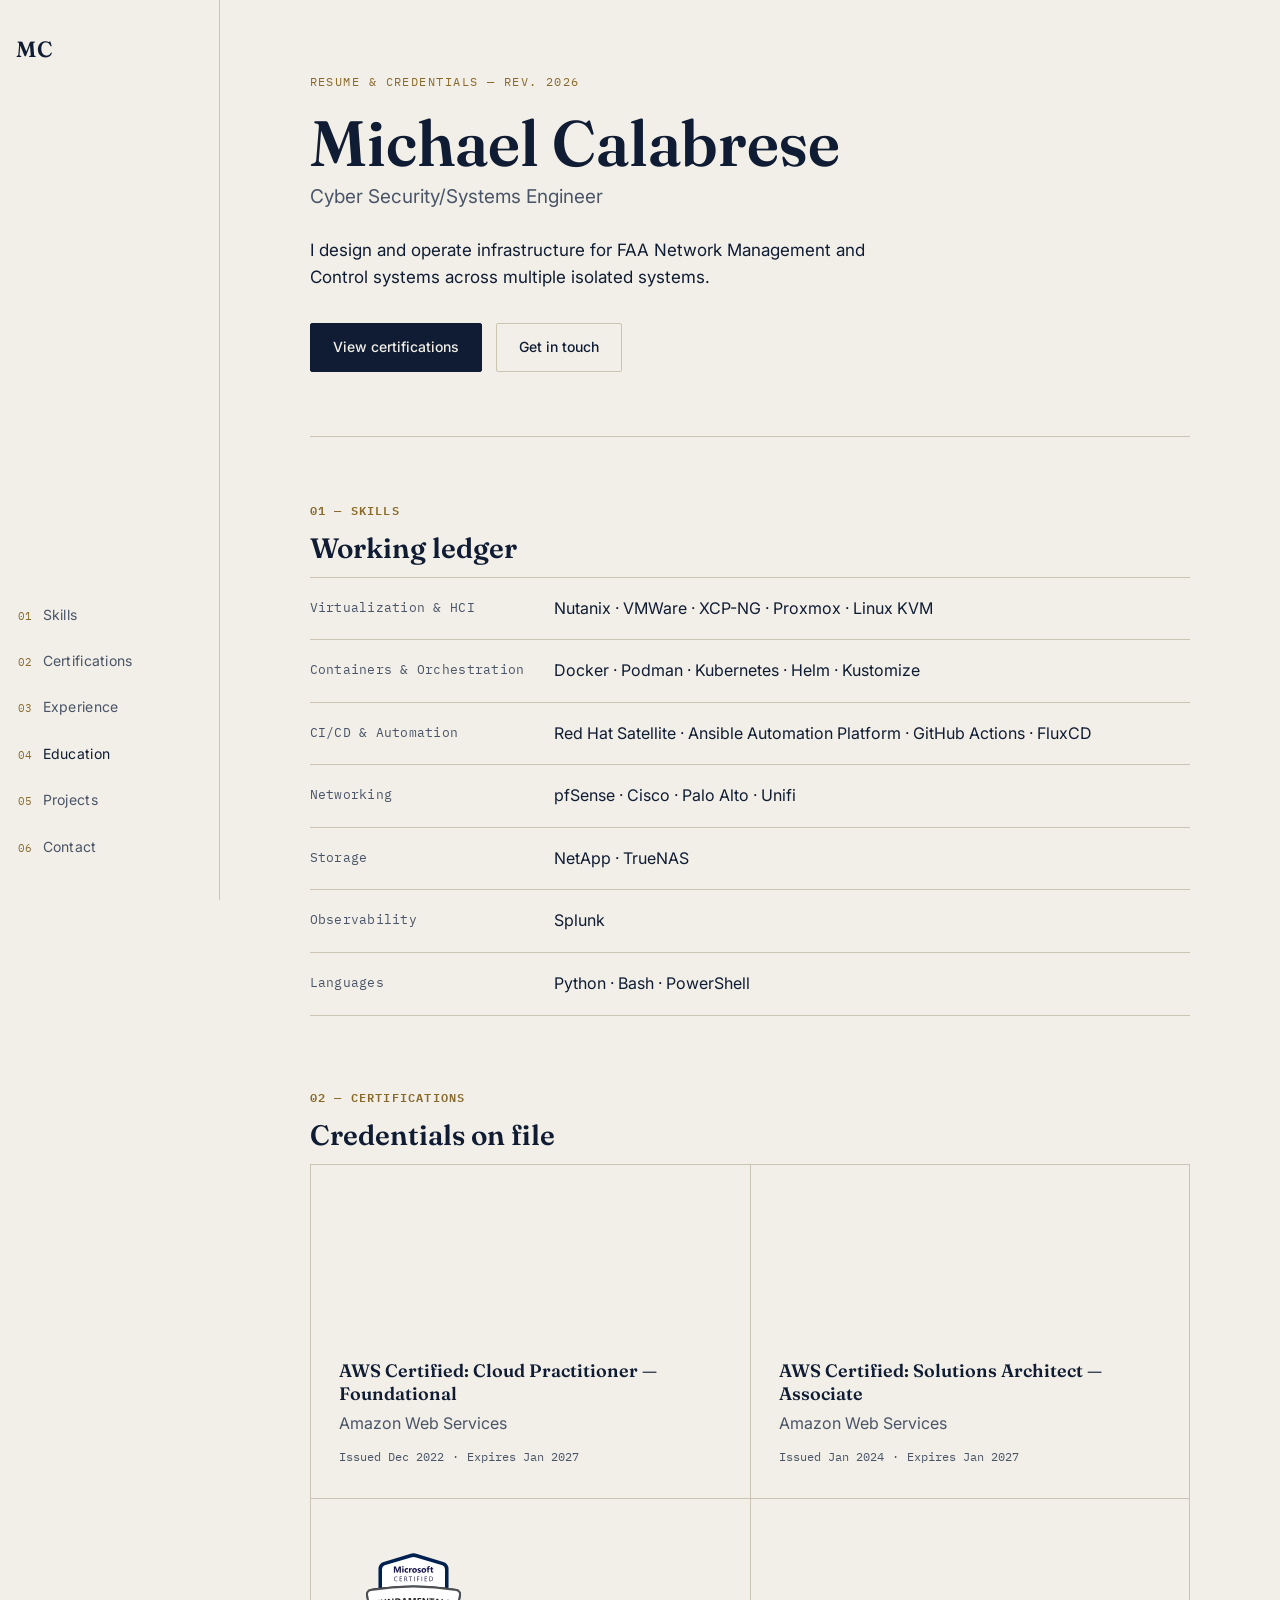
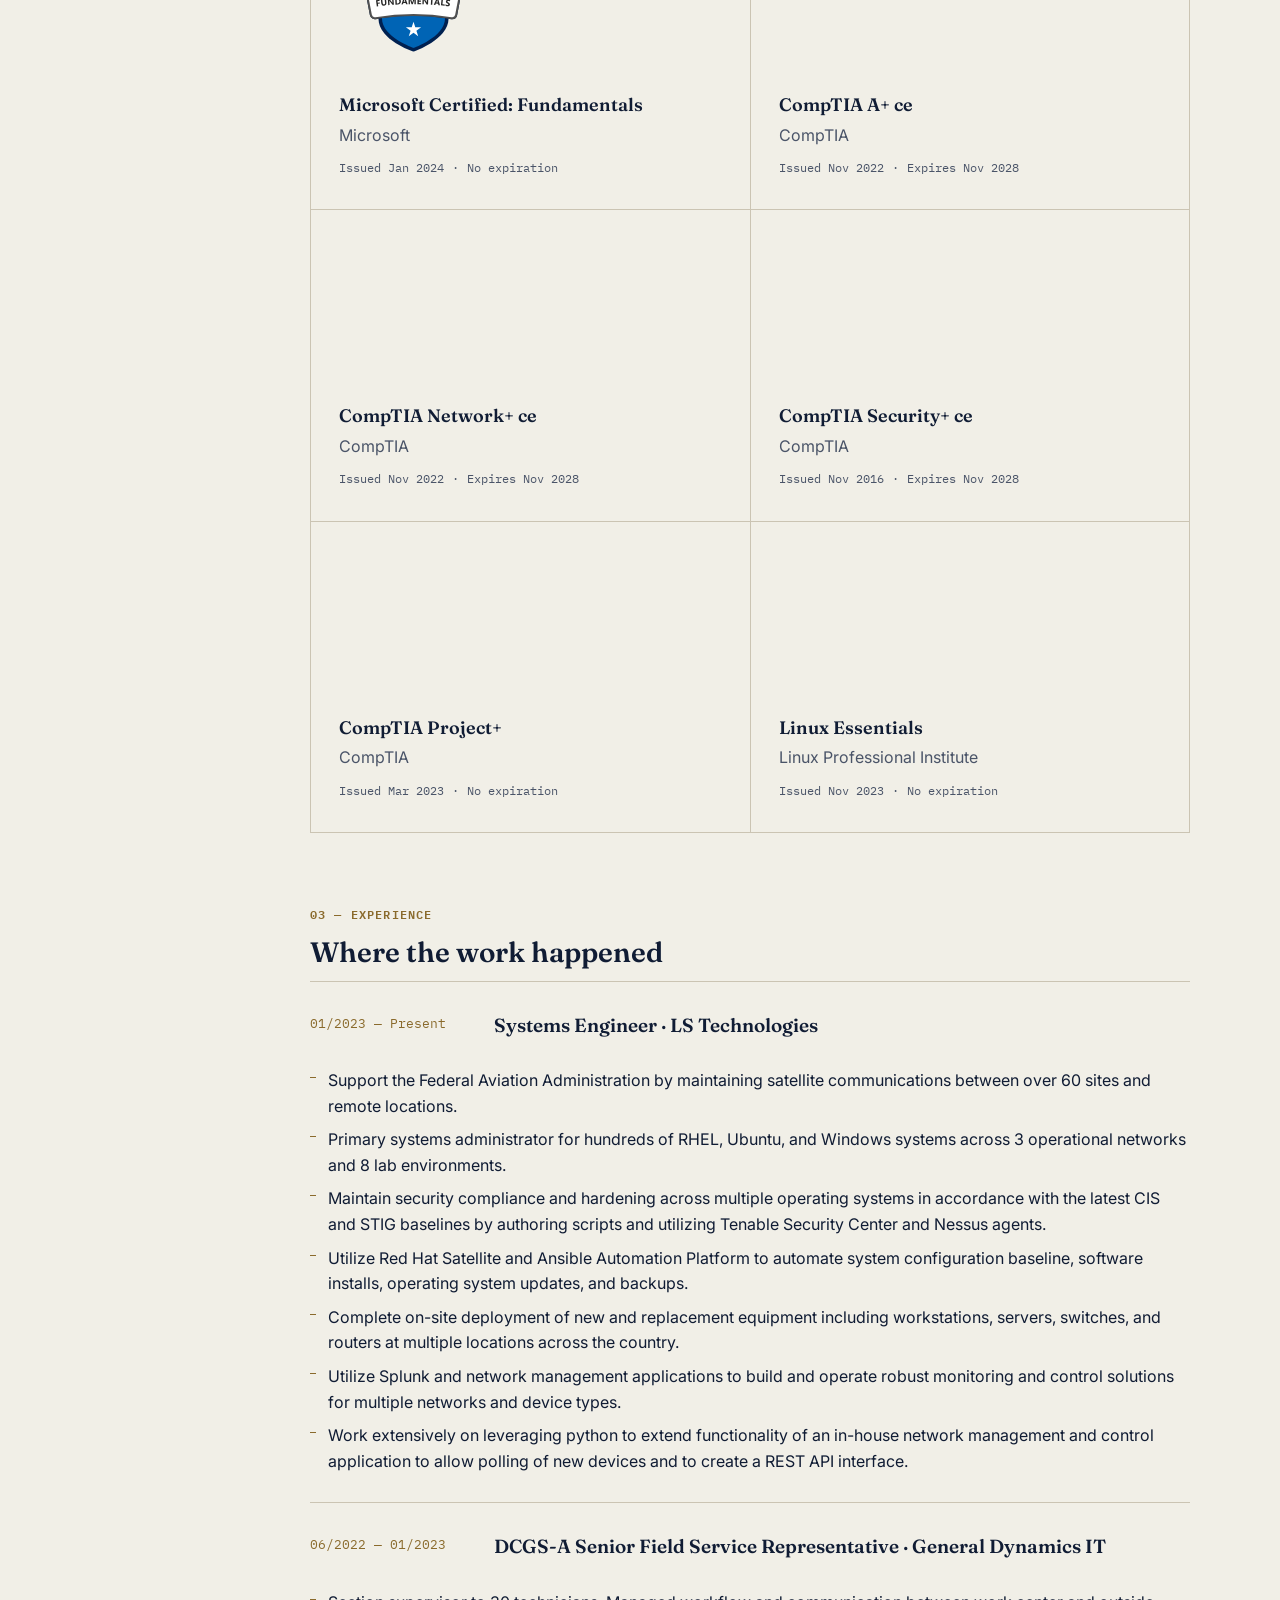
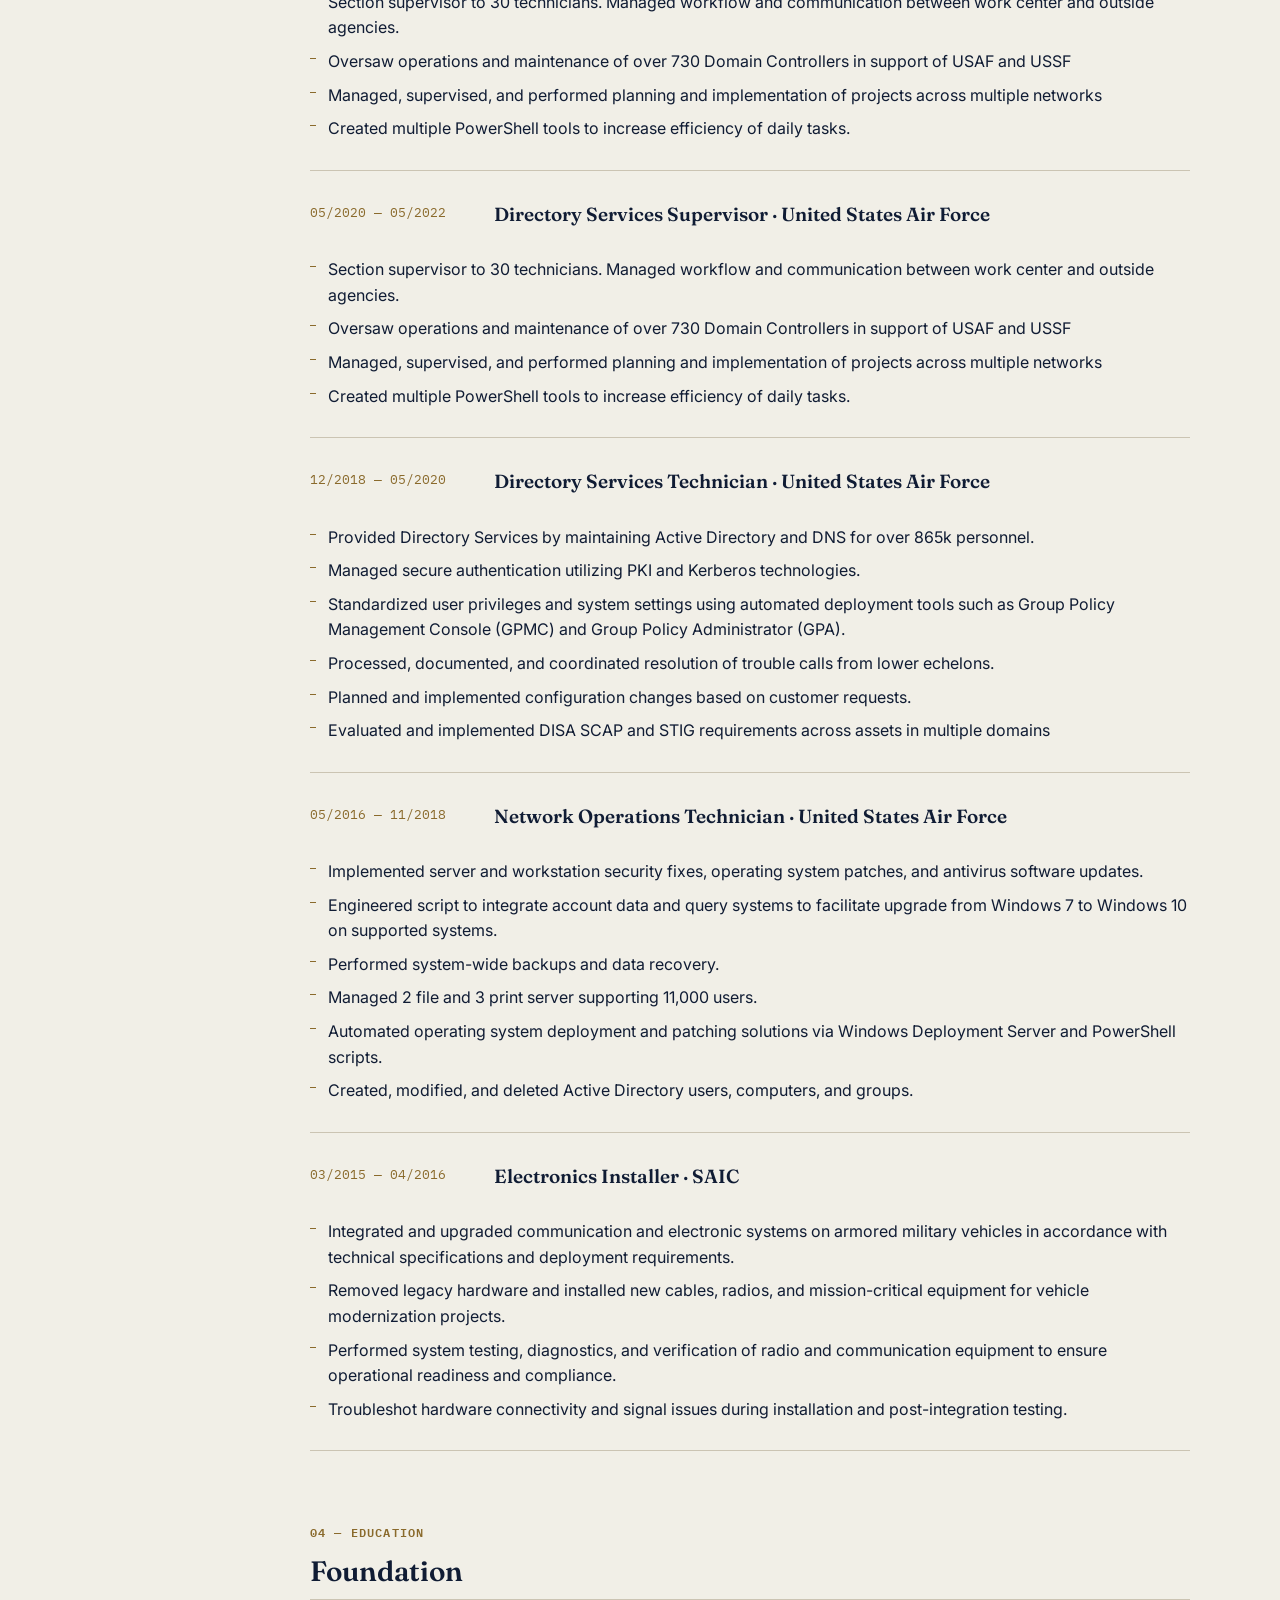
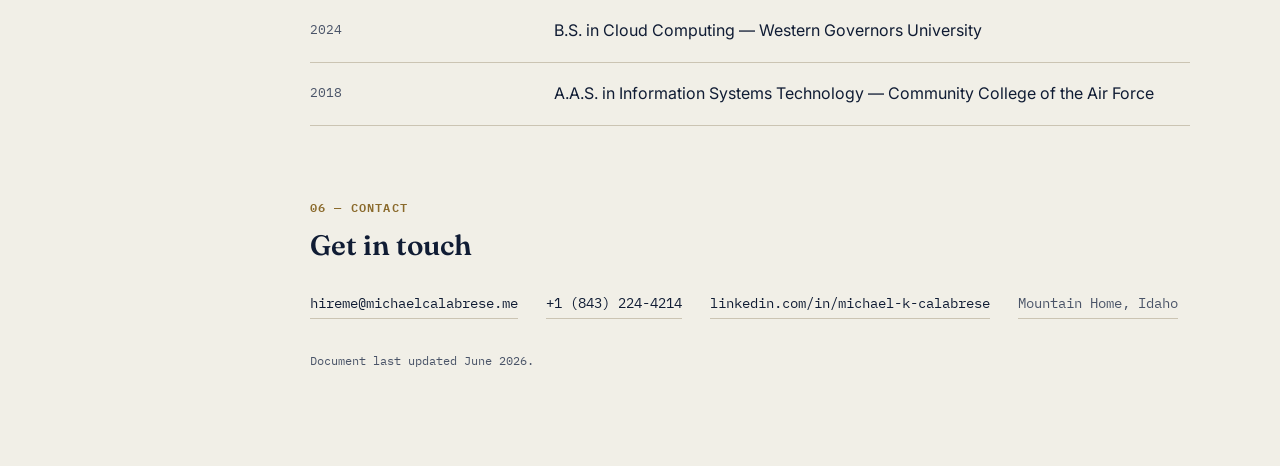
<file: site/index.html>
<!DOCTYPE html>
<html lang="en">
<head>
<meta charset="UTF-8">
<meta name="viewport" content="width=device-width, initial-scale=1.0">
<title>Michael Calabrese — Cyber Security/Systems Engineer</title>
<meta name="description" content="Resume and certifications for Michael Calabrese, Cyber Security/Systems Engineer.">
<link rel="preconnect" href="https://fonts.googleapis.com">
<link rel="preconnect" href="https://fonts.gstatic.com" crossorigin>
<link href="https://fonts.googleapis.com/css2?family=Fraunces:opsz,wght@9..144,400;9..144,500;9..144,600;9..144,700&family=Inter:wght@400;500;600&family=IBM+Plex+Mono:wght@400;500&display=swap" rel="stylesheet">
<link rel="stylesheet" href="css/style.css">
</head>
<body>

<div class="frame">

  <!-- Index / tab navigation -->
  <nav class="index" aria-label="Section index">
    <a class="index__mark" href="#top">MC</a>
    <ul class="index__list">
      <li><a href="#skills"><span class="index__num">01</span>Skills</a></li>
      <li><a href="#certifications"><span class="index__num">02</span>Certifications</a></li>
      <li><a href="#experience"><span class="index__num">03</span>Experience</a></li>
      <li><a href="#education"><span class="index__num">04</span>Education</a></li>
      <li><a href="projects.html"><span class="index__num">05</span>Projects</a></li>
      <li><a href="#contact"><span class="index__num">06</span>Contact</a></li>
    </ul>
    <button class="index__toggle" aria-label="Toggle navigation" aria-expanded="false">
      <span></span><span></span><span></span>
    </button>
  </nav>

  <main id="top">

    <!-- ============================ HERO ============================ -->
    <header class="hero">
      <p class="hero__eyebrow">Resume &amp; Credentials — Rev. 2026</p>
      <h1 class="hero__name">Michael Calabrese</h1>
      <p class="hero__title">Cyber Security/Systems Engineer</p>
      <p class="hero__thesis">I design and operate infrastructure for FAA Network Management and Control systems across multiple isolated systems.</p>
      <div class="hero__actions">
        <a class="btn btn--primary" href="#certifications">View certifications</a>
        <a class="btn btn--ghost" href="mailto:hireme@michaelcalabrese.me">Get in touch</a>
      </div>
    </header>

    <!-- ============================ SKILLS ============================ -->
    <section class="section" id="skills">
      <h2 class="section__heading"><span class="section__tag">01 — Skills</span>Working ledger</h2>
      <!-- <p class="section__lede">Organized by domain, not by guesswork percentages.</p> -->

      <div class="ledger">
        <div class="ledger__row">
          <div class="ledger__cat">Virtualization &amp; HCI</div>
          <div class="ledger__items">Nutanix · VMWare · XCP-NG · Proxmox · Linux KVM</div>
        </div>
        <div class="ledger__row">
          <div class="ledger__cat">Containers &amp; Orchestration</div>
          <div class="ledger__items">Docker · Podman · Kubernetes · Helm · Kustomize</div>
        </div>
        <div class="ledger__row">
          <div class="ledger__cat">CI/CD &amp; Automation</div>
          <div class="ledger__items">Red Hat Satellite · Ansible Automation Platform · GitHub Actions · FluxCD</div>
        </div>
        <div class="ledger__row">
          <div class="ledger__cat">Networking</div>
          <div class="ledger__items">pfSense · Cisco · Palo Alto · Unifi</div>
        </div>
        <div class="ledger__row">
          <div class="ledger__cat">Storage</div>
          <div class="ledger__items">NetApp · TrueNAS</div>
        </div>
        <div class="ledger__row">
          <div class="ledger__cat">Observability</div>
          <div class="ledger__items">Splunk</div>
        </div>
        <div class="ledger__row">
          <div class="ledger__cat">Languages</div>
          <div class="ledger__items">Python · Bash · PowerShell</div>
        </div>
      </div>
    </section>

    <!-- ====================== CERTIFICATIONS ====================== -->
    <section class="section" id="certifications">
      <h2 class="section__heading"><span class="section__tag">02 — Certifications</span>Credentials on file</h2>
      <!-- <p class="section__lede">Each one current and renewable; credential IDs available on request.</p> -->

      <div class="cert-grid">

        <article class="cert-card">
          <div class="cert-card__badge cert-card__badge--embed" data-iframe-width="150" data-iframe-height="150" data-share-badge-id="d02bb65e-e306-434f-9940-0c42fc4b1853" data-share-badge-host="https://www.credly.com"></div>
          <h3 class="cert-card__name">AWS Certified: Cloud Practitioner — Foundational</h3>
          <p class="cert-card__issuer">Amazon Web Services</p>
          <p class="cert-card__meta"><span>Issued Dec 2022</span><span>·</span><span>Expires Jan 2027</span></p>
        </article>

        <article class="cert-card">
          <div class="cert-card__badge cert-card__badge--embed" data-iframe-width="150" data-iframe-height="150" data-share-badge-id="9c878097-f356-4c9e-ae6c-f250477fac3c" data-share-badge-host="https://www.credly.com"></div>
          <h3 class="cert-card__name">AWS Certified: Solutions Architect — Associate</h3>
          <p class="cert-card__issuer">Amazon Web Services</p>
          <p class="cert-card__meta"><span>Issued Jan 2024</span><span>·</span><span>Expires Jan 2027</span></p>
        </article>

        <article class="cert-card">
          <a class="cert-card__badge cert-card__badge--framed" href="https://learn.microsoft.com/api/credentials/share/en-us/MichaelCalabrese-5919/1440D73EBCE204F0?sharingId=97C90DDCF6DAC8F2" target="_blank" rel="noopener" aria-label="View Microsoft Certified Fundamentals credential">
            <span class="cert-card__badge-frame">
              <img src="images/microsoft-certified-fundamentals-badge.svg" width="105" height="105" alt="Microsoft Certified Fundamentals badge" loading="lazy">
            </span>
          </a>
          <h3 class="cert-card__name">Microsoft Certified: Fundamentals</h3>
          <p class="cert-card__issuer">Microsoft</p>
          <p class="cert-card__meta"><span>Issued Jan 2024</span><span>·</span><span>No expiration</span></p>
        </article>

        <article class="cert-card">
          <div class="cert-card__badge cert-card__badge--embed" data-iframe-width="150" data-iframe-height="150" data-share-badge-id="6d1a59ca-02c4-4e53-9bce-166d0da51f78" data-share-badge-host="https://www.credly.com"></div>
          <h3 class="cert-card__name">CompTIA A+ ce</h3>
          <p class="cert-card__issuer">CompTIA</p>
          <p class="cert-card__meta"><span>Issued Nov 2022</span><span>·</span><span>Expires Nov 2028</span></p>
        </article>

        <article class="cert-card">
          <div class="cert-card__badge cert-card__badge--embed" data-iframe-width="150" data-iframe-height="150" data-share-badge-id="3b9fc66e-6e0a-4bb4-b861-ffa5caf463da" data-share-badge-host="https://www.credly.com"></div>
          <h3 class="cert-card__name">CompTIA Network+ ce</h3>
          <p class="cert-card__issuer">CompTIA</p>
          <p class="cert-card__meta"><span>Issued Nov 2022</span><span>·</span><span>Expires Nov 2028</span></p>
        </article>

        <article class="cert-card">
          <div class="cert-card__badge cert-card__badge--embed" data-iframe-width="150" data-iframe-height="150" data-share-badge-id="1207af80-9859-4427-adea-830fc5fed285" data-share-badge-host="https://www.credly.com"></div>
          <h3 class="cert-card__name">CompTIA Security+ ce</h3>
          <p class="cert-card__issuer">CompTIA</p>
          <p class="cert-card__meta"><span>Issued Nov 2016</span><span>·</span><span>Expires Nov 2028</span></p>
        </article>

        <article class="cert-card">
          <div class="cert-card__badge cert-card__badge--embed" data-iframe-width="150" data-iframe-height="150" data-share-badge-id="fa6785fe-c0ad-47eb-891b-a8813a442cb3" data-share-badge-host="https://www.credly.com"></div>
          <h3 class="cert-card__name">CompTIA Project+</h3>
          <p class="cert-card__issuer">CompTIA</p>
          <p class="cert-card__meta"><span>Issued Mar 2023</span><span>·</span><span>No expiration</span></p>
        </article>

        <article class="cert-card">
          <div class="cert-card__badge cert-card__badge--embed" data-iframe-width="150" data-iframe-height="150" data-share-badge-id="48942296-0dce-4a54-8877-dd569851726a" data-share-badge-host="https://www.credly.com"></div>
          <h3 class="cert-card__name">Linux Essentials</h3>
          <p class="cert-card__issuer">Linux Professional Institute</p>
          <p class="cert-card__meta"><span>Issued Nov 2023</span><span>·</span><span>No expiration</span></p>
        </article>

      </div>
    </section>

    <!-- ========================= EXPERIENCE ========================= -->
    <section class="section" id="experience">
      <h2 class="section__heading"><span class="section__tag">03 — Experience</span>Where the work happened</h2>

      <ol class="timeline">
        <li class="timeline__item">
          <p class="timeline__date">01/2023 — Present</p>
          <h3 class="timeline__role">Systems Engineer · LS Technologies</h3>
          <ul class="timeline__points">
            <li>Support the Federal Aviation Administration by maintaining satellite communications between over 60 sites and remote locations.</li>
            <li>Primary systems administrator for hundreds of RHEL, Ubuntu, and Windows systems across 3 operational networks and 8 lab environments.</li>
            <li>Maintain security compliance and hardening across multiple operating systems in accordance with the latest CIS and STIG baselines by authoring scripts and utilizing Tenable Security Center and Nessus agents.</li>
            <li>Utilize Red Hat Satellite and Ansible Automation Platform to automate system configuration baseline, software installs, operating system updates, and backups.</li>
            <li>Complete on-site deployment of new and replacement equipment including workstations, servers, switches, and routers at multiple locations across the country.</li>
            <li>Utilize Splunk and network management applications to build and operate robust monitoring and control solutions for multiple networks and device types.</li>
            <li>Work extensively on leveraging python to extend functionality of an in-house network management and control application to allow polling of new devices and to create a REST API interface.</li>
          </ul>
        </li>
        <li class="timeline__item">
          <p class="timeline__date">06/2022 — 01/2023</p>
          <h3 class="timeline__role">DCGS-A Senior Field Service Representative · General Dynamics IT</h3>
          <ul class="timeline__points">
            <li>Section supervisor to 30 technicians. Managed workflow and communication between work center and outside agencies.</li>
            <li>Oversaw operations and maintenance of over 730 Domain Controllers in support of USAF and USSF</li>
            <li>Managed, supervised, and performed planning and implementation of projects across multiple networks</li>
            <li>Created multiple PowerShell tools to increase efficiency of daily tasks.</li>
          </ul>
        </li>
        <li class="timeline__item">
          <p class="timeline__date">05/2020 — 05/2022</p>
          <h3 class="timeline__role">Directory Services Supervisor · United States Air Force</h3>
          <ul class="timeline__points">
            <li>Section supervisor to 30 technicians. Managed workflow and communication between work center and outside agencies.</li>
            <li>Oversaw operations and maintenance of over 730 Domain Controllers in support of USAF and USSF</li>
            <li>Managed, supervised, and performed planning and implementation of projects across multiple networks</li>
            <li>Created multiple PowerShell tools to increase efficiency of daily tasks.</li>
          </ul>
        </li>
        <li class="timeline__item">
          <p class="timeline__date">12/2018 — 05/2020</p>
          <h3 class="timeline__role">Directory Services Technician · United States Air Force</h3>
          <ul class="timeline__points">
            <li>Provided Directory Services by maintaining Active Directory and DNS for over 865k personnel.</li>
            <li>Managed secure authentication utilizing PKI and Kerberos technologies.</li>
            <li>Standardized user privileges and system settings using automated deployment tools such as Group Policy Management Console (GPMC) and Group Policy Administrator (GPA).</li>
            <li>Processed, documented, and coordinated resolution of trouble calls from lower echelons.</li>
            <li>Planned and implemented configuration changes based on customer requests.</li>
            <li>Evaluated and implemented DISA SCAP and STIG requirements across assets in multiple domains</li>
          </ul>
        </li>
        <li class="timeline__item">
          <p class="timeline__date">05/2016 — 11/2018</p>
          <h3 class="timeline__role">Network Operations Technician · United States Air Force</h3>
          <ul class="timeline__points">
            <li>Implemented server and workstation security fixes, operating system patches, and antivirus software updates.</li>
            <li>Engineered script to integrate account data and query systems to facilitate upgrade from Windows 7 to Windows 10 on supported systems.</li>
            <li>Performed system-wide backups and data recovery.</li>
            <li>Managed 2 file and 3 print server supporting 11,000 users.</li>
            <li>Automated operating system deployment and patching solutions via Windows Deployment Server and PowerShell scripts.</li>
            <li>Created, modified, and deleted Active Directory users, computers, and groups.</li>
          </ul>
        </li>
        <li class="timeline__item">
          <p class="timeline__date">03/2015 — 04/2016</p>
          <h3 class="timeline__role">Electronics Installer · SAIC</h3>
          <ul class="timeline__points">
            <li>Integrated and upgraded communication and electronic systems on armored military vehicles in accordance with technical specifications and deployment requirements.</li>
            <li>Removed legacy hardware and installed new cables, radios, and mission-critical equipment for vehicle modernization projects.</li>
            <li>Performed system testing, diagnostics, and verification of radio and communication equipment to ensure operational readiness and compliance.</li>
            <li>Troubleshot hardware connectivity and signal issues during installation and post-integration testing.</li>
          </ul>
        </li>
      </ol>
    </section>

    <!-- ========================= EDUCATION ========================= -->
    <section class="section" id="education">
      <h2 class="section__heading"><span class="section__tag">04 — Education</span>Foundation</h2>
      <div class="ledger">
        <div class="ledger__row">
          <div class="ledger__cat">2024</div>
          <div class="ledger__items">B.S. in Cloud Computing — Western Governors University</div>
        </div>
        <div class="ledger__row">
          <div class="ledger__cat">2018</div>
          <div class="ledger__items">A.A.S. in Information Systems Technology — Community College of the Air Force</div>
        </div>
      </div>
    </section>

    <!-- ========================== CONTACT ========================== -->
    <footer class="contact" id="contact">
      <h2 class="section__heading"><span class="section__tag">06 — Contact</span>Get in touch</h2>
      <div class="contact__grid">
        <a class="contact__link" href="mailto:hireme@michaelcalabrese.me">hireme@michaelcalabrese.me</a>
        <a class="contact__link" href="tel:+18432244214">+1 (843) 224-4214</a>
        <a class="contact__link" href="https://linkedin.com/in/michael-k-calabrese" target="_blank" rel="noopener">linkedin.com/in/michael-k-calabrese</a>
        <span class="contact__link contact__link--static">Mountain Home, Idaho</span>
      </div>
      <p class="contact__footnote">Document last updated June 2026.</p>
    </footer>

  </main>
</div>

<script src="js/script.js"></script>
<script type="text/javascript" async src="https://cdn.credly.com/assets/utilities/embed.js"></script>
</body>
</html>
</file>
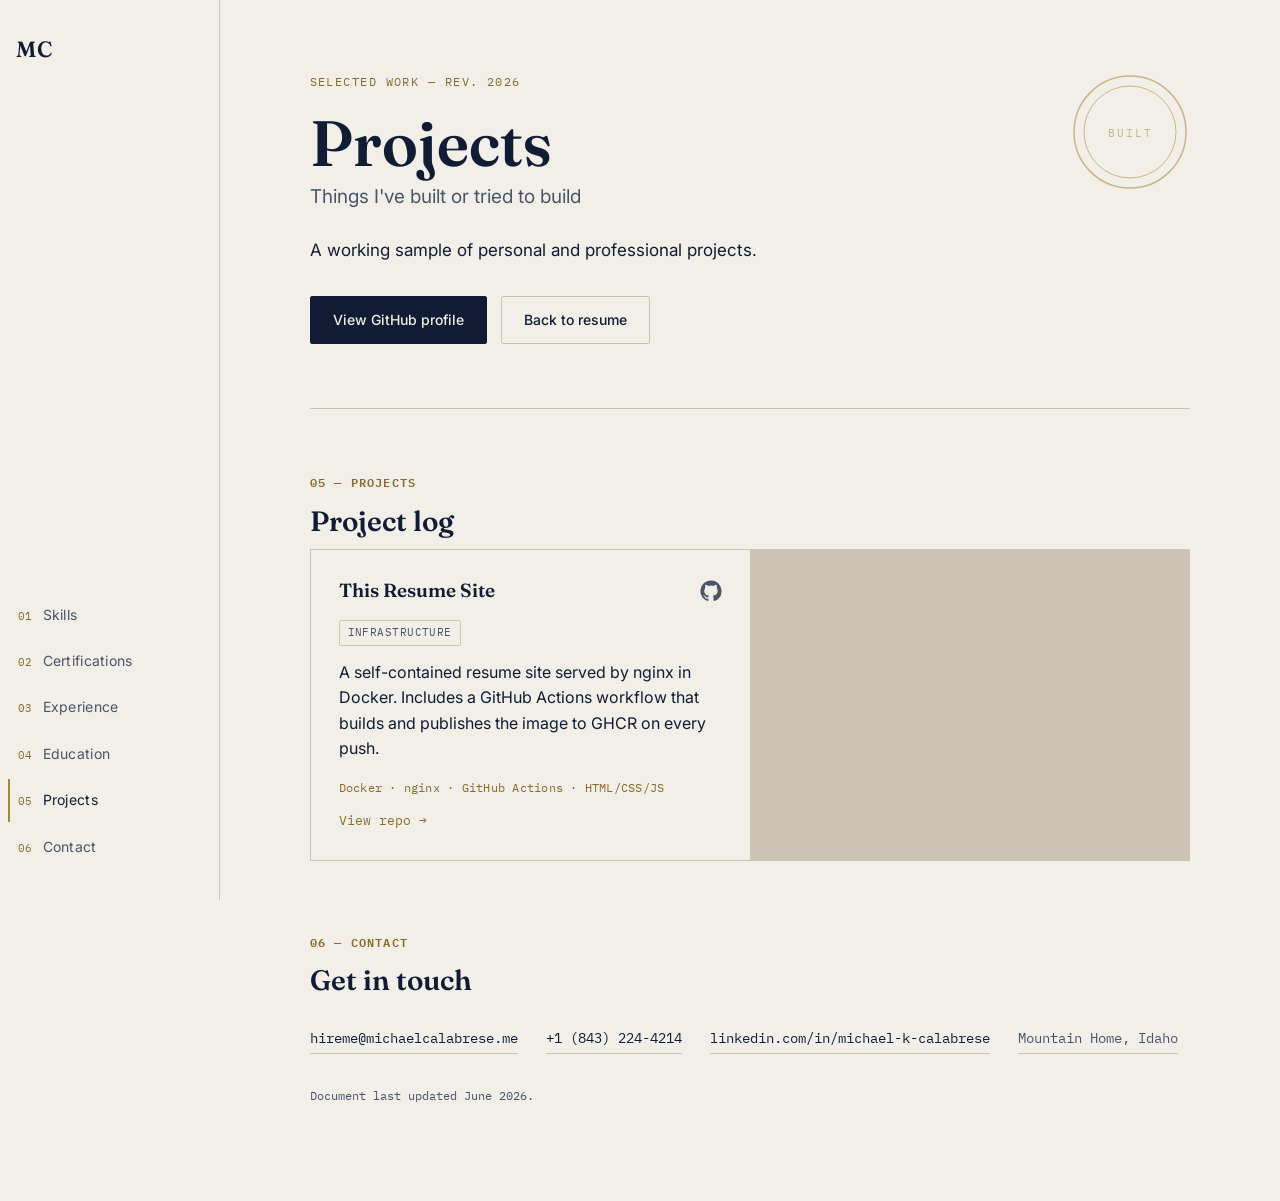
<file: site/projects.html>
<!DOCTYPE html>
<html lang="en">
<head>
<meta charset="UTF-8">
<meta name="viewport" content="width=device-width, initial-scale=1.0">
<title>Projects — Michael Calabrese</title>
<meta name="description" content="Selected projects by Michael Calabrese, Cyber Security/Systems Engineer.">
<link rel="preconnect" href="https://fonts.googleapis.com">
<link rel="preconnect" href="https://fonts.gstatic.com" crossorigin>
<link href="https://fonts.googleapis.com/css2?family=Fraunces:opsz,wght@9..144,400;9..144,500;9..144,600;9..144,700&family=Inter:wght@400;500;600&family=IBM+Plex+Mono:wght@400;500&display=swap" rel="stylesheet">
<link rel="stylesheet" href="css/style.css">
</head>
<body>

<div class="frame">

  <!-- Index / tab navigation -->
  <nav class="index" aria-label="Section index">
    <a class="index__mark" href="index.html#top">MC</a>
    <ul class="index__list">
      <li><a href="index.html#skills"><span class="index__num">01</span>Skills</a></li>
      <li><a href="index.html#certifications"><span class="index__num">02</span>Certifications</a></li>
      <li><a href="index.html#experience"><span class="index__num">03</span>Experience</a></li>
      <li><a href="index.html#education"><span class="index__num">04</span>Education</a></li>
      <li><a href="projects.html#top" class="is-active"><span class="index__num">05</span>Projects</a></li>
      <li><a href="index.html#contact"><span class="index__num">06</span>Contact</a></li>
    </ul>
    <button class="index__toggle" aria-label="Toggle navigation" aria-expanded="false">
      <span></span><span></span><span></span>
    </button>
  </nav>

  <main id="top">

    <!-- ============================ HEADER ============================ -->
    <header class="hero">
      <div class="hero__seal" aria-hidden="true">
        <svg viewBox="0 0 120 120" width="120" height="120">
          <circle cx="60" cy="60" r="56" fill="none" stroke="currentColor" stroke-width="1.5"/>
          <circle cx="60" cy="60" r="46" fill="none" stroke="currentColor" stroke-width="1"/>
          <text x="60" y="65" text-anchor="middle" font-family="IBM Plex Mono" font-size="11" letter-spacing="2" fill="currentColor">BUILT</text>
        </svg>
      </div>
      <p class="hero__eyebrow">Selected Work — Rev. 2026</p>
      <h1 class="hero__name">Projects</h1>
      <p class="hero__title">Things I've built or tried to build</p>
      <p class="hero__thesis">A working sample of personal and professional projects.</p>
      <div class="hero__actions">
        <a class="btn btn--primary" href="https://github.com/calabresemic" target="_blank" rel="noopener">View GitHub profile</a>
        <a class="btn btn--ghost" href="index.html#top">Back to resume</a>
      </div>
    </header>

    <!-- ============================ PROJECTS ============================ -->
    <section class="section" id="projects">
      <h2 class="section__heading"><span class="section__tag">05 — Projects</span>Project log</h2>
      <!-- <p class="section__lede">Duplicate a <code>.project-card</code> block per project. Drop the GitHub link if a repo doesn't exist or isn't public; the icon link is optional.</p> -->

      <div class="project-grid">

        <article class="project-card">
          <div class="project-card__head">
            <h3 class="project-card__name">This Resume Site</h3>
            <a class="project-card__gh" href="https://github.com/calabresemic/resume-site" target="_blank" rel="noopener" aria-label="View source on GitHub">
              <svg width="22" height="22" viewBox="0 0 24 24" fill="currentColor" aria-hidden="true">
                <path d="M12 .5C5.73.5.5 5.73.5 12c0 5.08 3.29 9.39 7.86 10.91.57.1.78-.25.78-.55 0-.27-.01-1.17-.02-2.12-3.2.7-3.88-1.36-3.88-1.36-.52-1.33-1.28-1.68-1.28-1.68-1.04-.71.08-.7.08-.7 1.15.08 1.76 1.18 1.76 1.18 1.03 1.75 2.69 1.25 3.34.96.1-.75.4-1.25.72-1.54-2.55-.29-5.23-1.27-5.23-5.67 0-1.25.45-2.28 1.18-3.08-.12-.29-.51-1.46.11-3.04 0 0 .96-.31 3.16 1.18a10.96 10.96 0 0 1 5.76 0c2.2-1.49 3.16-1.18 3.16-1.18.62 1.58.23 2.75.11 3.04.74.8 1.18 1.83 1.18 3.08 0 4.41-2.69 5.38-5.25 5.66.41.36.78 1.07.78 2.16 0 1.56-.01 2.82-.01 3.2 0 .3.21.66.79.55A11.5 11.5 0 0 0 23.5 12c0-6.27-5.23-11.5-11.5-11.5z"/>
              </svg>
            </a>
          </div>
          <span class="project-card__tag">Infrastructure</span>
          <p class="project-card__desc">A self-contained resume site served by nginx in Docker. Includes a GitHub Actions workflow that builds and publishes the image to GHCR on every push.</p>
          <p class="project-card__stack">Docker · nginx · GitHub Actions · HTML/CSS/JS</p>
          <div class="project-card__links">
            <a href="https://github.com/calabresemic/resume-site" target="_blank" rel="noopener">View repo →</a>
          </div>
        </article>

        <!-- EDIT ME: example with no public repo — omit the GitHub icon/link entirely -->
        <!-- <article class="project-card">
          <div class="project-card__head">
            <h3 class="project-card__name">FAA NMC Polling Extension</h3>
          </div>
          <span class="project-card__tag">Automation</span>
          <p class="project-card__desc">Extended an in-house network management and control application with Python to support polling of additional device types and expose a REST API for downstream tooling.</p>
          <p class="project-card__stack">Python · REST · Internal tooling</p>
          <div class="project-card__links">
            <span class="contact__link--static" style="font-family:var(--font-mono); font-size:13px;">Private / not publicly available</span>
          </div>
        </article> -->

        <!-- EDIT ME: example with both a repo and a live demo link -->
        <!-- <article class="project-card">
          <div class="project-card__head">
            <h3 class="project-card__name">Homelab Ansible Playbooks</h3>
            <a class="project-card__gh" href="https://github.com/calabresemic/homelab-ansible" target="_blank" rel="noopener" aria-label="View source on GitHub">
              <svg width="22" height="22" viewBox="0 0 24 24" fill="currentColor" aria-hidden="true">
                <path d="M12 .5C5.73.5.5 5.73.5 12c0 5.08 3.29 9.39 7.86 10.91.57.1.78-.25.78-.55 0-.27-.01-1.17-.02-2.12-3.2.7-3.88-1.36-3.88-1.36-.52-1.33-1.28-1.68-1.28-1.68-1.04-.71.08-.7.08-.7 1.15.08 1.76 1.18 1.76 1.18 1.03 1.75 2.69 1.25 3.34.96.1-.75.4-1.25.72-1.54-2.55-.29-5.23-1.27-5.23-5.67 0-1.25.45-2.28 1.18-3.08-.12-.29-.51-1.46.11-3.04 0 0 .96-.31 3.16 1.18a10.96 10.96 0 0 1 5.76 0c2.2-1.49 3.16-1.18 3.16-1.18.62 1.58.23 2.75.11 3.04.74.8 1.18 1.83 1.18 3.08 0 4.41-2.69 5.38-5.25 5.66.41.36.78 1.07.78 2.16 0 1.56-.01 2.82-.01 3.2 0 .3.21.66.79.55A11.5 11.5 0 0 0 23.5 12c0-6.27-5.23-11.5-11.5-11.5z"/>
              </svg>
            </a>
          </div>
          <span class="project-card__tag">Configuration management</span>
          <p class="project-card__desc">A set of Ansible playbooks and roles for standing up and maintaining a home lab — Proxmox VM provisioning, baseline hardening, and Docker host configuration.</p>
          <p class="project-card__stack">Ansible · Proxmox · Docker</p>
          <div class="project-card__links">
            <a href="https://github.com/calabresemic/homelab-ansible" target="_blank" rel="noopener">View repo →</a>
          </div>
        </article> -->

      </div>
    </section>

    <!-- ========================== CONTACT ========================== -->
    <footer class="contact" id="contact">
      <h2 class="section__heading"><span class="section__tag">06 — Contact</span>Get in touch</h2>
      <div class="contact__grid">
        <a class="contact__link" href="mailto:hireme@michaelcalabrese.me">hireme@michaelcalabrese.me</a>
        <a class="contact__link" href="tel:+18432244214">+1 (843) 224-4214</a>
        <a class="contact__link" href="https://linkedin.com/in/michael-k-calabrese" target="_blank" rel="noopener">linkedin.com/in/michael-k-calabrese</a>
        <span class="contact__link contact__link--static">Mountain Home, Idaho</span>
      </div>
      <p class="contact__footnote">Document last updated June 2026.</p>
    </footer>

  </main>
</div>

<script src="js/script.js"></script>
</body>
</html>
</file>
<file: site/css/style.css>
/* ============================================================
   DESIGN TOKENS
   ============================================================ */
:root {
  --ink:        #101C34;  /* deep navy — primary text, dark fills */
  --ink-soft:   #4A5468;  /* secondary text */
  --vellum:     #F1EFE7;  /* page background — cool paper, not warm cream */
  --vellum-deep:#E7E3D7;  /* card / row background */
  --brass:      #A8843E;  /* decorative accent, icons, seals */
  --brass-text: #8A6A2C;  /* darkened brass — meets contrast for text/links */
  --rule:       #CBC4B3;  /* hairline borders */

  --font-display: 'Fraunces', Georgia, 'Times New Roman', serif;
  --font-body:    'Inter', -apple-system, BlinkMacSystemFont, 'Segoe UI', sans-serif;
  --font-mono:    'IBM Plex Mono', 'SFMono-Regular', Consolas, monospace;

  --measure: 760px;
  --nav-w: 220px;
}

* { box-sizing: border-box; }

@media (prefers-reduced-motion: reduce) {
  * { animation-duration: 0.01ms !important; transition-duration: 0.01ms !important; }
}

html { scroll-behavior: smooth; }

body {
  margin: 0;
  background: var(--vellum);
  color: var(--ink);
  font-family: var(--font-body);
  font-size: 16px;
  line-height: 1.6;
  -webkit-font-smoothing: antialiased;
}

a { color: var(--brass-text); text-decoration: none; }
a:hover { text-decoration: underline; }
a:focus-visible, button:focus-visible {
  outline: 2px solid var(--brass-text);
  outline-offset: 3px;
}

ul, ol { margin: 0; padding: 0; list-style: none; }
p { margin: 0; }

/* ============================================================
   FRAME / LAYOUT
   ============================================================ */
.frame {
  display: grid;
  grid-template-columns: var(--nav-w) 1fr;
  min-height: 100vh;
}

main {
  padding: clamp(32px, 6vw, 72px) clamp(24px, 7vw, 96px) clamp(48px, 8vw, 96px);
  max-width: 1180px;
}

/* ============================================================
   INDEX NAV (binder-tab concept)
   ============================================================ */
.index {
  position: sticky;
  top: 0;
  height: 100vh;
  border-right: 1px solid var(--rule);
  padding: 32px 0 32px 8px;
  display: flex;
  flex-direction: column;
  justify-content: space-between;
}

.index__mark {
  font-family: var(--font-display);
  font-weight: 600;
  font-size: 22px;
  color: var(--ink);
  letter-spacing: 0.04em;
  padding-left: 8px;
}
.index__mark:hover { text-decoration: none; color: var(--brass-text); }

.index__list {
  display: flex;
  flex-direction: column;
  gap: 4px;
  margin-top: 48px;
}

.index__list a {
  display: flex;
  align-items: baseline;
  gap: 10px;
  padding: 10px 12px 10px 8px;
  color: var(--ink-soft);
  font-size: 14px;
  letter-spacing: 0.02em;
  border-left: 2px solid transparent;
}
.index__list a:hover {
  color: var(--ink);
  text-decoration: none;
  border-left-color: var(--brass);
}
.index__list a.is-active {
  color: var(--ink);
  border-left-color: var(--brass);
}
.index__num {
  font-family: var(--font-mono);
  font-size: 11px;
  color: var(--brass-text);
}

.index__toggle { display: none; }

/* ============================================================
   HERO
   ============================================================ */
.hero {
  position: relative;
  padding-bottom: 64px;
  border-bottom: 1px solid var(--rule);
  margin-bottom: 64px;
}

.hero__seal {
  position: absolute;
  top: 0;
  right: 0;
  color: var(--brass);
  opacity: 0.55;
}

.hero__eyebrow {
  font-family: var(--font-mono);
  font-size: 12px;
  letter-spacing: 0.12em;
  text-transform: uppercase;
  color: var(--brass-text);
  margin-bottom: 18px;
}

.hero__name {
  font-family: var(--font-display);
  font-weight: 600;
  font-size: clamp(40px, 6vw, 64px);
  line-height: 1.05;
  margin: 0 0 6px;
  max-width: 14ch;
}

.hero__title {
  font-size: 19px;
  color: var(--ink-soft);
  margin-bottom: 24px;
}

.hero__thesis {
  max-width: 52ch;
  font-size: 17px;
  color: var(--ink);
  margin-bottom: 32px;
}

.hero__actions { display: flex; gap: 14px; flex-wrap: wrap; }

.btn {
  display: inline-block;
  padding: 12px 22px;
  font-size: 14px;
  font-weight: 500;
  border-radius: 2px;
  border: 1px solid var(--ink);
}
.btn--primary { background: var(--ink); color: var(--vellum); }
.btn--primary:hover { background: #1E2E50; text-decoration: none; }
.btn--ghost { background: transparent; color: var(--ink); border-color: var(--rule); }
.btn--ghost:hover { border-color: var(--ink); text-decoration: none; }

/* ============================================================
   SECTIONS — shared heading style
   ============================================================ */
.section { margin-bottom: 72px; }

.section__heading {
  font-family: var(--font-display);
  font-weight: 600;
  font-size: 28px;
  margin: 0 0 6px;
  display: flex;
  flex-direction: column;
  gap: 6px;
}
.section__tag {
  font-family: var(--font-mono);
  font-size: 12px;
  letter-spacing: 0.1em;
  text-transform: uppercase;
  color: var(--brass-text);
  order: -1;
}
.section__lede {
  color: var(--ink-soft);
  margin: 14px 0 32px;
  max-width: 52ch;
}

/* ============================================================
   LEDGER (skills / education)
   ============================================================ */
.ledger { border-top: 1px solid var(--rule); }
.ledger__row {
  display: grid;
  grid-template-columns: 220px 1fr;
  gap: 24px;
  padding: 18px 0;
  border-bottom: 1px solid var(--rule);
}
.ledger__cat {
  font-family: var(--font-mono);
  font-size: 13px;
  color: var(--ink-soft);
  letter-spacing: 0.02em;
  padding-top: 2px;
}
.ledger__items { font-size: 16px; }

/* ============================================================
   CERTIFICATIONS
   ============================================================ */
.cert-grid {
  display: grid;
  grid-template-columns: repeat(2, 1fr);
  gap: 1px;
  background: var(--rule);
  border: 1px solid var(--rule);
}

.cert-card {
  background: var(--vellum);
  padding: 28px;
  transition: background 0.15s ease;
}
.cert-card:hover { background: var(--vellum-deep); }

.cert-card__badge {
  display: block;
  width: 150px;
  height: 150px;
  margin-bottom: 16px;
  overflow: hidden;
}
.cert-card__badge img {
  display: block;
  width: 64px;
  height: 64px;
  object-fit: contain;
}
/* Microsoft's badge has no Credly iframe, so build an equivalent 150x150
   box by hand: the 105x105 SVG sits centered with transparent padding
   around it, then the whole box gets scaled down 0.4267x exactly like the
   Credly iframes, so the final on-card size and proportions match. */
.cert-card__badge--framed {
  position: relative;
}
.cert-card__badge--framed .cert-card__badge-frame {
  position: absolute;
  top: 0;
  left: 0;
  width: 150px;
  height: 150px;
  display: flex;
  align-items: center;
  justify-content: center;
  /* transform: scale(0.4267); */
  transform-origin: top left;
}
.cert-card__badge--framed .cert-card__badge-frame img {
  width: 105px;
  height: 105px;
  display: block;
}
/* Credly's iframe embed includes badge name + link text below the image by
   default; clip the box to just the image area (top-left of the iframe)
   so it sits in the same compact slot as the old SVG seal. */
.cert-card__badge--embed {
  position: relative;
}
.cert-card__badge--embed iframe {
  position: absolute;
  top: 0;
  left: 0;
  width: 150px;   /* matches data-iframe-width so Credly's layout doesn't squish */
  height: 150px;  /* crop to the badge image; name/link text below gets clipped */
  border: 0;
  transform: scale(0.4267); /* 64/150, scales the 150x150 image area down to 64x64 */
  transform-origin: top left;
}

.cert-card__name {
  font-family: var(--font-display);
  font-weight: 600;
  font-size: 18px;
  margin: 0 0 6px;
  line-height: 1.3;
}
.cert-card__issuer { color: var(--ink-soft); margin-bottom: 10px; }
.cert-card__meta {
  font-family: var(--font-mono);
  font-size: 12px;
  color: var(--ink-soft);
  display: flex;
  gap: 8px;
  margin-bottom: 4px;
}
.cert-card__id {
  font-family: var(--font-mono);
  font-size: 12px;
  color: var(--brass-text);
}

/* ============================================================
   TIMELINE (experience)
   ============================================================ */
.timeline__item {
  padding: 28px 0;
  border-top: 1px solid var(--rule);
  display: grid;
  grid-template-columns: 160px 1fr;
  gap: 24px;
  row-gap: 14px;
}
.timeline__item:last-child { border-bottom: 1px solid var(--rule); }

.timeline__date {
  grid-column: 1;
  grid-row: 1;
  font-family: var(--font-mono);
  font-size: 13px;
  color: var(--brass-text);
  padding-top: 4px;
}
.timeline__role {
  grid-column: 2;
  grid-row: 1;
  font-family: var(--font-display);
  font-weight: 600;
  font-size: 19px;
  margin: 0 0 14px;
}
.timeline__points {
  grid-column: 1 / -1;
  grid-row: 2;
  display: flex;
  flex-direction: column;
  gap: 8px;
}
.timeline__points li {
  position: relative;
  padding-left: 18px;
  color: var(--ink);
}
.timeline__points li::before {
  content: "";
  position: absolute;
  left: 0; top: 9px;
  width: 6px; height: 1px;
  background: var(--brass-text);
}

/* ============================================================
   PROJECTS
   ============================================================ */
.project-grid {
  display: grid;
  grid-template-columns: repeat(2, 1fr);
  gap: 1px;
  background: var(--rule);
  border: 1px solid var(--rule);
}

.project-card {
  background: var(--vellum);
  padding: 28px;
  display: flex;
  flex-direction: column;
  transition: background 0.15s ease;
}
.project-card:hover { background: var(--vellum-deep); }

.project-card__head {
  display: flex;
  align-items: flex-start;
  justify-content: space-between;
  gap: 12px;
  margin-bottom: 10px;
}

.project-card__name {
  font-family: var(--font-display);
  font-weight: 600;
  font-size: 19px;
  line-height: 1.3;
  margin: 0;
}

.project-card__gh {
  flex-shrink: 0;
  color: var(--ink-soft);
  padding-top: 2px;
}
.project-card__gh:hover { color: var(--brass-text); }

.project-card__desc {
  color: var(--ink);
  margin-bottom: 16px;
  flex-grow: 1;
}

.project-card__stack {
  font-family: var(--font-mono);
  font-size: 12px;
  color: var(--brass-text);
  letter-spacing: 0.02em;
  margin-bottom: 14px;
}

.project-card__links {
  display: flex;
  gap: 16px;
  font-family: var(--font-mono);
  font-size: 13px;
}

.project-card__tag {
  display: inline-block;
  font-family: var(--font-mono);
  font-size: 11px;
  letter-spacing: 0.04em;
  text-transform: uppercase;
  color: var(--ink-soft);
  border: 1px solid var(--rule);
  padding: 3px 8px;
  border-radius: 2px;
  margin-bottom: 14px;
  align-self: flex-start;
}

/* ============================================================
   CONTACT FOOTER
   ============================================================ */
/* .contact { border-top: 1px solid var(--rule); padding-top: 56px; } */
.contact__grid {
  display: flex;
  flex-wrap: wrap;
  gap: 28px;
  margin: 24px 0 32px;
}
.contact__link {
  font-family: var(--font-mono);
  font-size: 14px;
  color: var(--ink);
  border-bottom: 1px solid var(--rule);
  padding-bottom: 4px;
}
.contact__link:hover { color: var(--brass-text); border-color: var(--brass-text); text-decoration: none; }
.contact__link--static { color: var(--ink-soft); }
.contact__footnote {
  font-family: var(--font-mono);
  font-size: 12px;
  color: var(--ink-soft);
}

/* ============================================================
   RESPONSIVE
   ============================================================ */
@media (max-width: 860px) {
  .frame { grid-template-columns: 1fr; }

  .index {
    position: sticky;
    top: 0;
    height: auto;
    flex-direction: row;
    align-items: center;
    justify-content: space-between;
    border-right: none;
    border-bottom: 1px solid var(--rule);
    background: var(--vellum);
    padding: 16px 20px;
    z-index: 10;
  }
  .index__list {
    position: absolute;
    top: 100%; left: 0; right: 0;
    background: var(--vellum);
    border-bottom: 1px solid var(--rule);
    flex-direction: column;
    margin-top: 0;
    padding: 8px 12px 16px;
    display: none;
  }
  .index.is-open .index__list { display: flex; }

  .index__toggle {
    display: flex;
    flex-direction: column;
    gap: 4px;
    background: none;
    border: none;
    padding: 8px;
    cursor: pointer;
  }
  .index__toggle span {
    width: 20px; height: 1.5px;
    background: var(--ink);
  }

  main { padding: 32px 6vw 64px; }
  .hero__seal { display: none; }
  .ledger__row { grid-template-columns: 1fr; gap: 6px; }
  .cert-grid { grid-template-columns: 1fr; }
  .project-grid { grid-template-columns: 1fr; }
  .timeline__item { grid-template-columns: 1fr; gap: 8px; }
}
</file>
